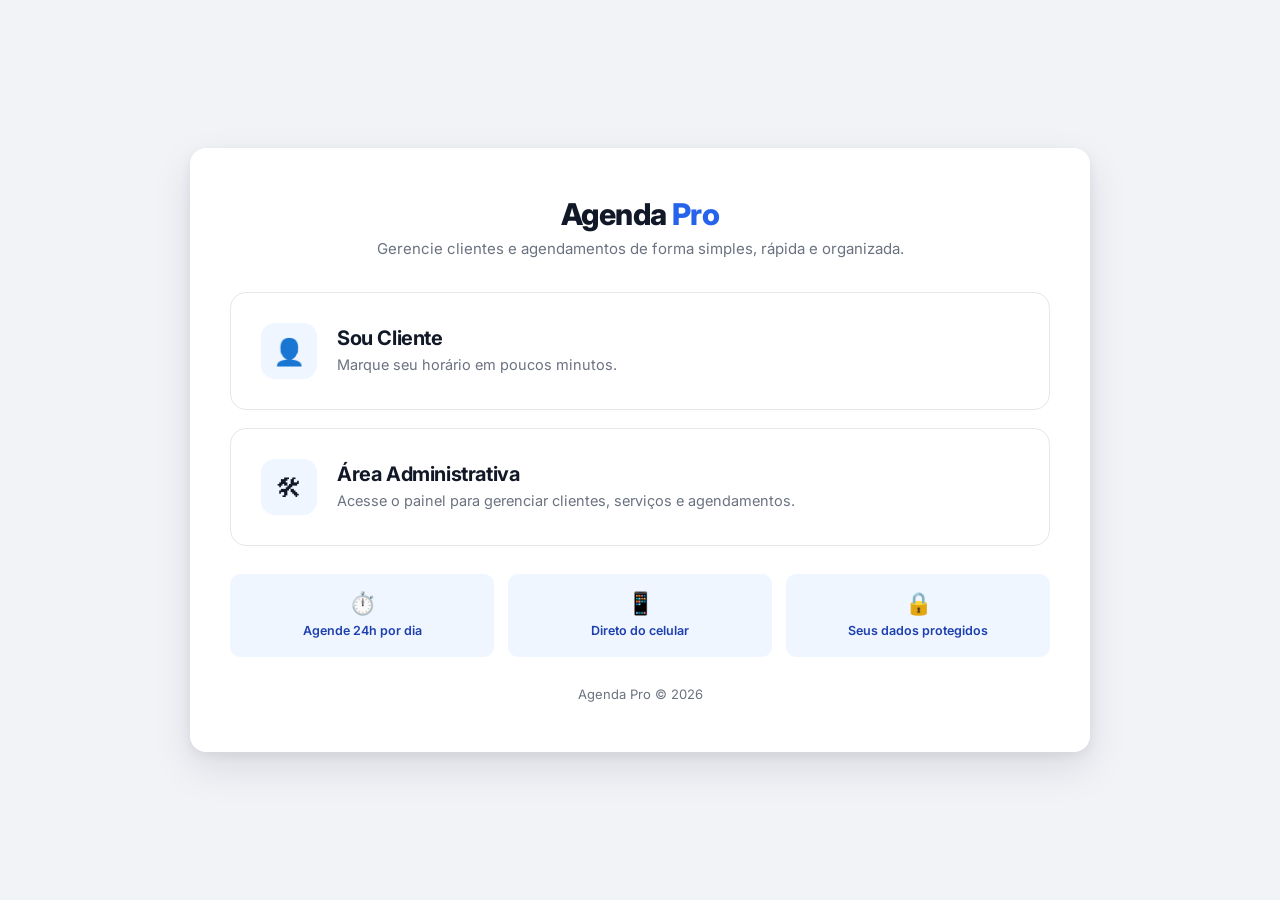
<file: frontend/index.html>
<!DOCTYPE html>
<html lang="pt-BR">
<head>
    <meta charset="UTF-8">
    <meta name="viewport" content="width=device-width, initial-scale=1.0">
    <title>Agenda Pro</title>
    <script src="config.js?v=3"></script>
    <link rel="preconnect" href="https://fonts.googleapis.com">
    <link rel="preconnect" href="https://fonts.gstatic.com" crossorigin>
    <link href="https://fonts.googleapis.com/css2?family=Inter:wght@400;500;600;700;800&display=swap" rel="stylesheet">
    <link rel="stylesheet" href="style.css?v=6">
</head>
<body>
    <div class="home-container">

        <h1 class="logo">Agenda <span>Pro</span></h1>
        <p class="subtitle">Gerencie clientes e agendamentos de forma simples, rápida e organizada.</p>

        <div style="margin-top: 32px;">

            <div class="home-card" onclick="window.location.href='customer.html'">
                <div class="icon-box">👤</div>
                <div>
                    <h2>Sou Cliente</h2>
                    <p>Marque seu horário em poucos minutos.</p>
                </div>
            </div>

            <div class="home-card" onclick="window.location.href='admin.html'">
                <div class="icon-box">🛠</div>
                <div>
                    <h2>Área Administrativa</h2>
                    <p>Acesse o painel para gerenciar clientes, serviços e agendamentos.</p>
                </div>
            </div>

        </div>

        <div class="feature-row">
            <div class="feature-item">
                <div class="feature-icon">⏱️</div>
                <p>Agende 24h por dia</p>
            </div>
            <div class="feature-item">
                <div class="feature-icon">📱</div>
                <p>Direto do celular</p>
            </div>
            <div class="feature-item">
                <div class="feature-icon">🔒</div>
                <p>Seus dados protegidos</p>
            </div>
        </div>

        <p style="margin-top: 28px; font-size: 13px; color: var(--muted);">Agenda Pro © 2026</p>

    </div>
</body>
</html>
</file>
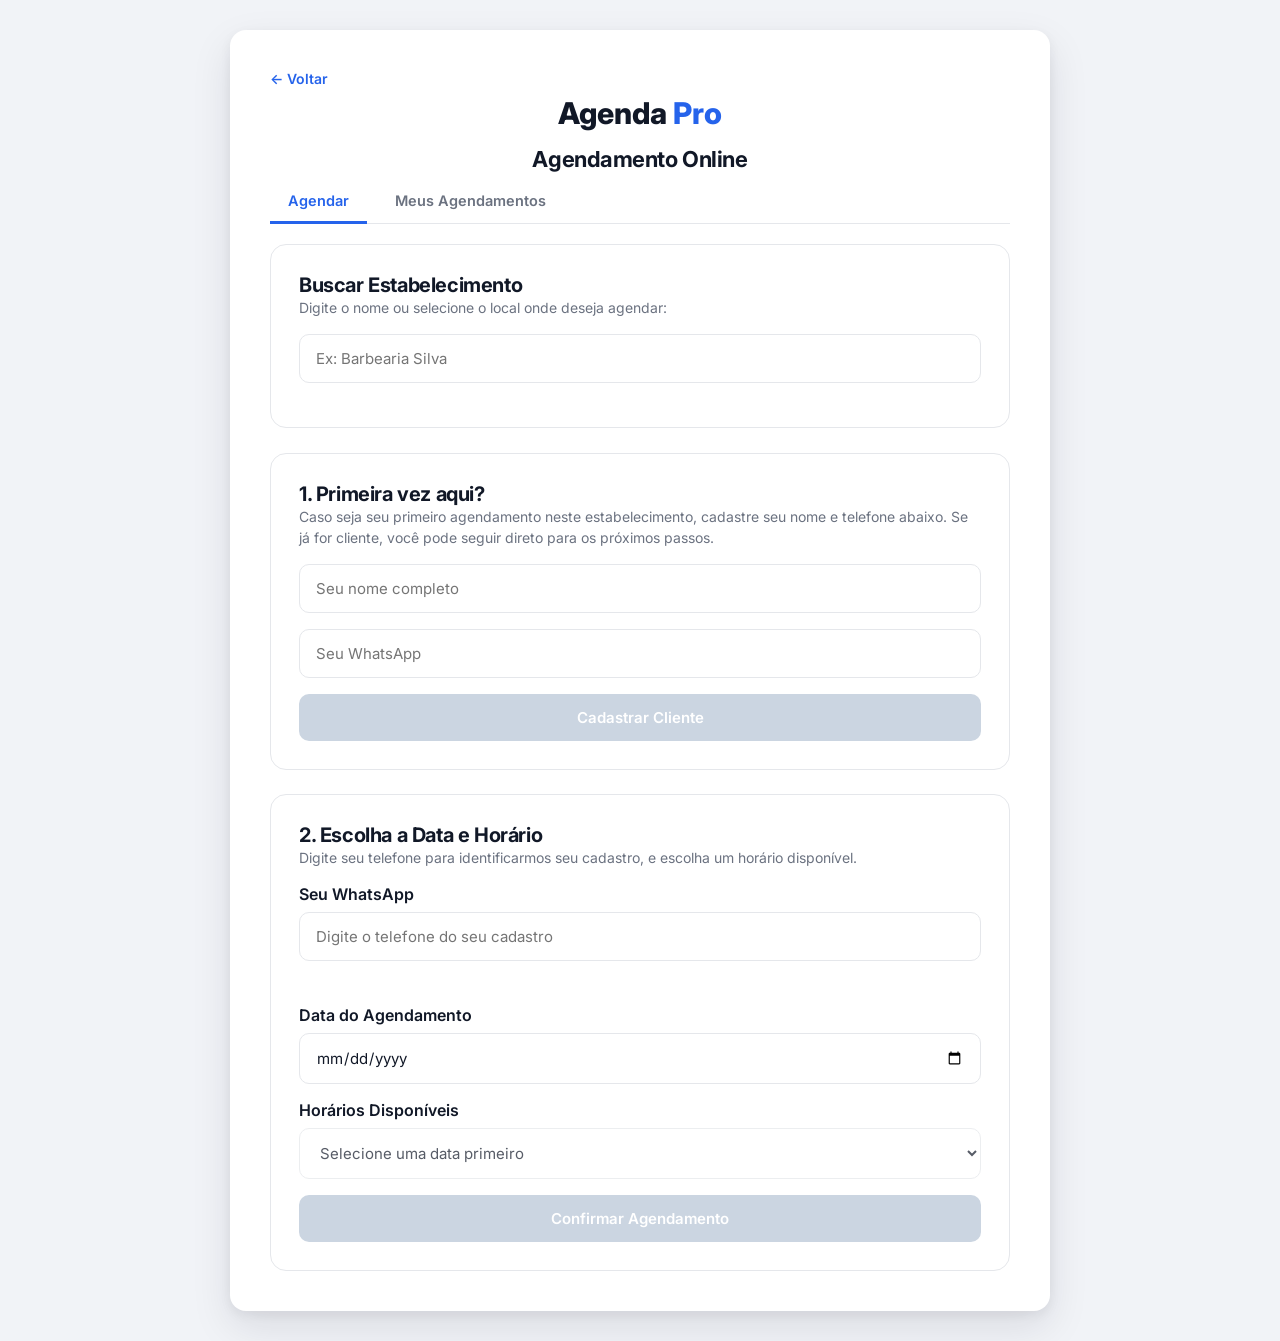
<file: frontend/customer.html>
<!DOCTYPE html>
<html lang="pt-BR">
<head>
    <meta charset="UTF-8">
    <meta name="viewport" content="width=device-width, initial-scale=1.0">
    <title>Agendamento - Agenda Pro</title>
    <script src="config.js?v=3"></script>
    <link rel="preconnect" href="https://fonts.googleapis.com">
    <link rel="preconnect" href="https://fonts.gstatic.com" crossorigin>
    <link href="https://fonts.googleapis.com/css2?family=Inter:wght@400;500;600;700;800&display=swap" rel="stylesheet">
    <link rel="stylesheet" href="style.css?v=6">
</head>
<body>
    <div class="customer-wrapper">
        <header class="customer-header">
            <button class="back-button" onclick="window.location.href='index.html'">← Voltar</button>
            <div class="logo">Agenda <span>Pro</span></div>
            <h1 id="business-display-name" style="margin-top: 15px; font-size: 22px;">Carregando estabelecimento...</h1>
            <button id="switch-business-btn" type="button" style="display:none; background:none; border:none; color:var(--primary); text-decoration:underline; cursor:pointer; font-size:14px; margin-top:6px; font-family:inherit;">Não é esse estabelecimento? Trocar</button>
        </header>

        <div class="tabs-nav" style="display:flex; gap:10px; margin-bottom:20px; border-bottom:1px solid var(--border);">
            <button id="tab-btn-book" class="tab-button active" type="button">Agendar</button>
            <button id="tab-btn-my-appointments" class="tab-button" type="button">Meus Agendamentos</button>
        </div>

        <div id="select-business-section" class="form-card" style="display: none; margin-bottom: 25px;">
            <h2>Buscar Estabelecimento</h2>
            <p class="section-description">Digite o nome ou selecione o local onde deseja agendar:</p>
            <input type="text" id="search-business-input" class="input_field" placeholder="Ex: Barbearia Silva">
            <p id="business-search-status" style="font-size: 14px; color: var(--primary); font-weight: 600;"></p>
        </div>

        <main class="customer-container" id="tab-content-book">
            <section class="form-card">
                <h2>1. Primeira vez aqui?</h2>
                <p class="section-description">Caso seja seu primeiro agendamento neste estabelecimento, cadastre seu nome e telefone abaixo. Se já for cliente, você pode seguir direto para os próximos passos.</p>
                <form id="client-form">
                    <input type="text" id="client-name" class="input_field" placeholder="Seu nome completo" required>
                    <input type="tel" id="client-phone" class="input_field" placeholder="Seu WhatsApp" required>
                    <button type="submit" class="register-button" id="submit-client-btn" disabled>Cadastrar Cliente</button>
                </form>
            </section>

            <section class="form-card" id="services-section" style="display:none;">
                <h2>2. Escolha o Serviço</h2>
                <p class="section-description">Selecione o serviço desejado.</p>
                <div id="services-list"></div>
            </section>

            <section class="form-card">
                <h2 id="datetime-step-title">2. Escolha a Data e Horário</h2>
                <p class="section-description">Digite seu telefone para identificarmos seu cadastro, e escolha um horário disponível.</p>

                <form id="appointment-form">
                    <label style="display:block; margin-bottom: 8px; font-weight: 600;">Seu WhatsApp</label>
                    <input type="tel" id="confirm-phone" class="input_field" placeholder="Digite o telefone do seu cadastro" required>
                    <p id="client-found-msg" class="section-description" style="min-height: 20px; margin-top: -8px;"></p>
                    <div id="existing-appointments-box" style="display:none; background:var(--primary-light); border-radius:10px; padding:14px 16px; margin-bottom:18px; font-size:14px; color:var(--primary-darker);"></div>

                    <label style="display:block; margin-bottom: 8px; font-weight: 600;">Data do Agendamento</label>
                    <input type="date" id="appointment-date" class="input_field" required>

                    <label style="display:block; margin-bottom: 8px; font-weight: 600;">Horários Disponíveis</label>
                    <select id="time-select" class="input_field" required disabled>
                        <option value="">Selecione uma data primeiro</option>
                    </select>

                    <button type="submit" id="submit-appointment-btn" class="register-button" disabled>Confirmar Agendamento</button>
                </form>
            </section>
        </main>

        <section class="form-card" id="tab-content-my-appointments" style="display:none;">
            <h2>Meus Agendamentos</h2>
            <p class="section-description">Digite seu telefone para ver seus agendamentos marcados neste estabelecimento.</p>
            <input type="tel" id="my-appointments-phone" class="input_field" placeholder="Seu WhatsApp">
            <button type="button" id="my-appointments-search-btn" class="register-button">Buscar</button>
            <div id="my-appointments-list" style="margin-top:20px;"></div>
        </section>
    </div>

    <div id="toast"></div>
    <script src="toast.js?v=3"></script>
    <script src="clients.js?v=4"></script>
    <script src="appointments.js?v=7"></script>
</body>
</html>
</file>
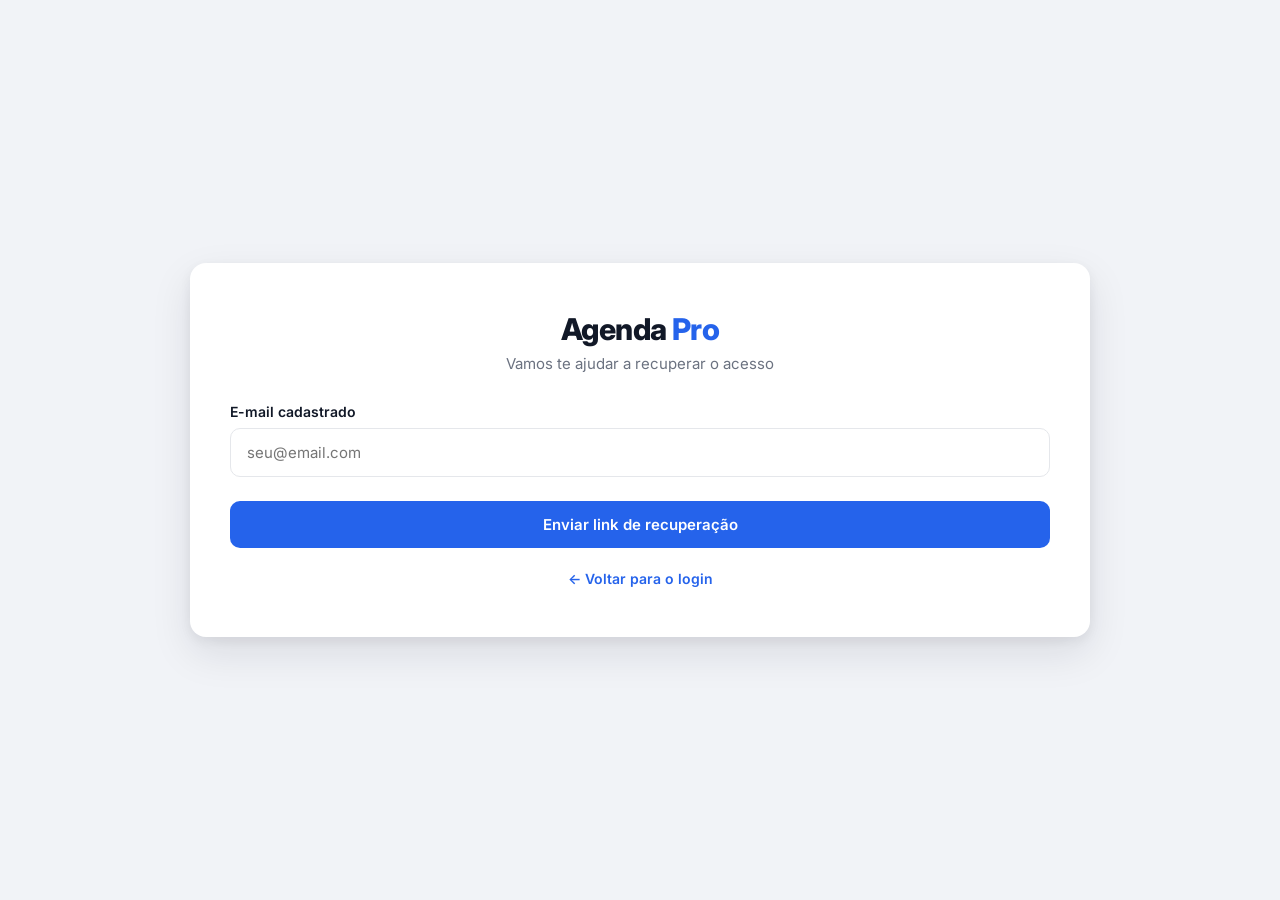
<file: frontend/forgot-password.html>
<!DOCTYPE html>
<html lang="pt-BR">
<head>
    <meta charset="UTF-8">
    <meta name="viewport" content="width=device-width, initial-scale=1.0">
    <title>Recuperar Senha - Agenda Pro</title>
    <script src="config.js?v=3"></script>
    <link rel="preconnect" href="https://fonts.googleapis.com">
    <link rel="preconnect" href="https://fonts.gstatic.com" crossorigin>
    <link href="https://fonts.googleapis.com/css2?family=Inter:wght@400;500;600;700;800&display=swap" rel="stylesheet">
    <link rel="stylesheet" href="style.css?v=6">
</head>
<body>
    <div class="home-container">
        <h1 class="logo">Agenda <span>Pro</span></h1>
        <p class="subtitle">Vamos te ajudar a recuperar o acesso</p>

        <form id="forgot-form" style="margin-top: 28px; text-align: left;">
            <label style="display:block; margin-bottom: 8px; font-weight: 600; font-size: 14px;">E-mail cadastrado</label>
            <input type="email" id="forgot-email" class="input_field" placeholder="seu@email.com" required>
            <button type="submit" class="register-button" style="margin-top: 8px;">Enviar link de recuperação</button>
        </form>

        <p style="margin-top: 20px; font-size: 14px; color: var(--muted);">
            <a href="login.html" style="color: var(--primary); font-weight: 600; text-decoration: none;">← Voltar para o login</a>
        </p>
    </div>

    <div id="toast"></div>
    <script src="toast.js?v=3"></script>
    <script>
        document.getElementById("forgot-form").addEventListener("submit", function(event) {
            event.preventDefault()
            const email = document.getElementById("forgot-email").value.trim()

            fetch(`${API_URL}/forgot-password`, {
                method: "POST",
                headers: { "Content-Type": "application/json" },
                body: JSON.stringify({ email })
            })
            .then(async response => {
                const data = await response.json()
                if (!response.ok) throw new Error(data.detail || "Erro ao processar pedido")
                return data
            })
            .then(data => {
                showToast(data.message)
                document.getElementById("forgot-email").value = ""
            })
            .catch(error => showToast(error.message, true))
        })
    </script>
</body>
</html>
</file>
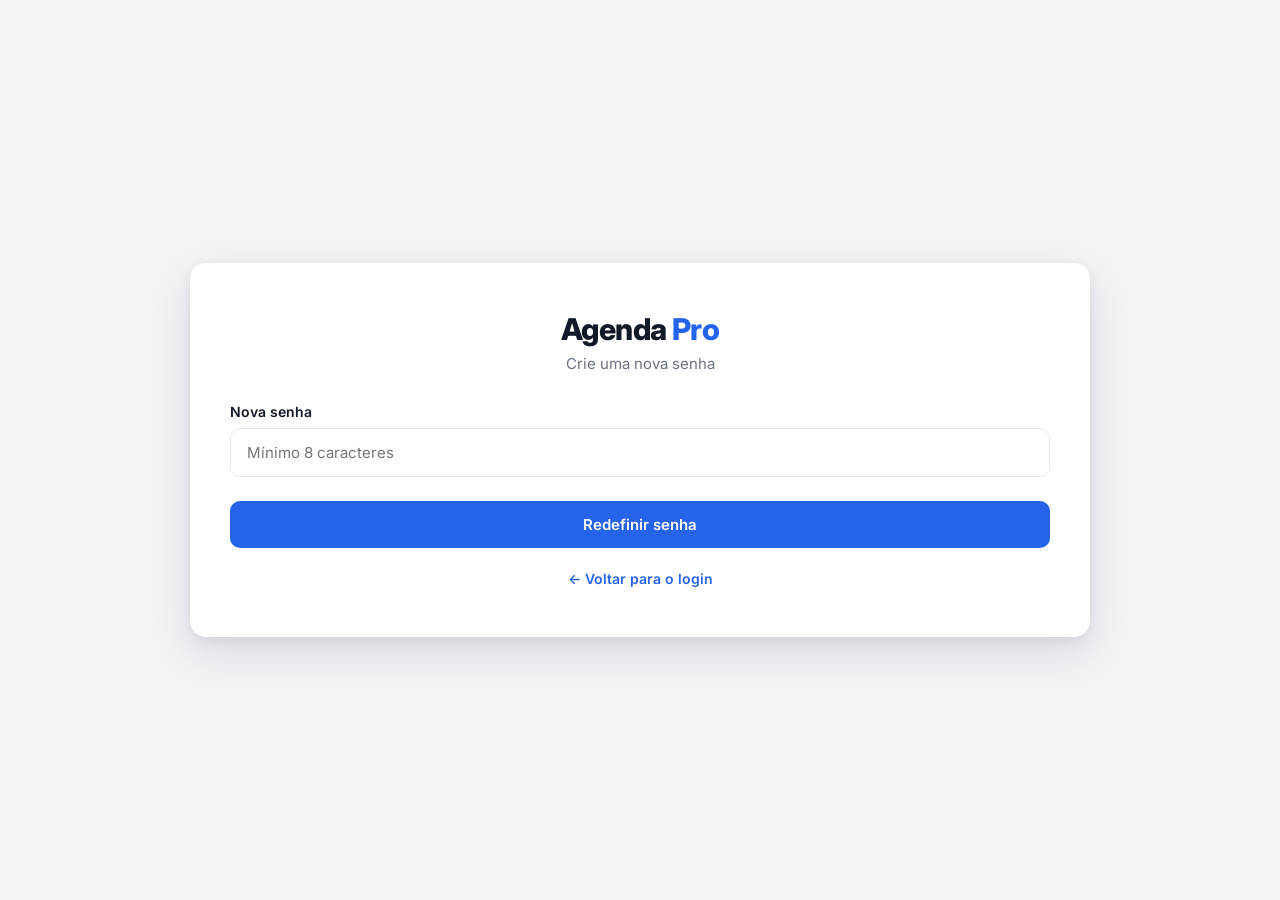
<file: frontend/reset-password.html>
<!DOCTYPE html>
<html lang="pt-BR">
<head>
    <meta charset="UTF-8">
    <meta name="viewport" content="width=device-width, initial-scale=1.0">
    <title>Nova Senha - Agenda Pro</title>
    <script src="config.js?v=3"></script>
    <link rel="preconnect" href="https://fonts.googleapis.com">
    <link rel="preconnect" href="https://fonts.gstatic.com" crossorigin>
    <link href="https://fonts.googleapis.com/css2?family=Inter:wght@400;500;600;700;800&display=swap" rel="stylesheet">
    <link rel="stylesheet" href="style.css?v=6">
</head>
<body>
    <div class="home-container">
        <h1 class="logo">Agenda <span>Pro</span></h1>
        <p class="subtitle">Crie uma nova senha</p>

        <form id="reset-form" style="margin-top: 28px; text-align: left;">
            <label style="display:block; margin-bottom: 8px; font-weight: 600; font-size: 14px;">Nova senha</label>
            <input type="password" id="new-password" class="input_field" placeholder="Mínimo 8 caracteres" required>
            <button type="submit" class="register-button" style="margin-top: 8px;">Redefinir senha</button>
        </form>

        <p style="margin-top: 20px; font-size: 14px; color: var(--muted);">
            <a href="login.html" style="color: var(--primary); font-weight: 600; text-decoration: none;">← Voltar para o login</a>
        </p>
    </div>

    <div id="toast"></div>
    <script src="toast.js?v=3"></script>
    <script>
        const params = new URLSearchParams(window.location.search)
        const token = params.get("token")

        document.getElementById("reset-form").addEventListener("submit", function(event) {
            event.preventDefault()

            if (!token) {
                showToast("Link inválido. Peça um novo link de recuperação.", true)
                return
            }

            const newPassword = document.getElementById("new-password").value

            fetch(`${API_URL}/reset-password`, {
                method: "POST",
                headers: { "Content-Type": "application/json" },
                body: JSON.stringify({ token, new_password: newPassword })
            })
            .then(async response => {
                const data = await response.json()
                if (!response.ok) throw new Error(data.detail || "Erro ao redefinir senha")
                return data
            })
            .then(data => {
                showToast(data.message)
                setTimeout(() => window.location.href = "login.html", 1500)
            })
            .catch(error => showToast(error.message, true))
        })
    </script>
</body>
</html>
</file>
<file: frontend/style.css>
/* =======================================================
   RESET & TOKENS
======================================================= */

* {
    box-sizing: border-box;
}

:root {
    --primary: #2563EB;
    --primary-dark: #1D4ED8;
    --primary-darker: #1E40AF;
    --primary-light: #EFF6FF;
    --ink: #111827;
    --ink-soft: #4B5563;
    --muted: #6B7280;
    --border: #E5E7EB;
    --bg: #F1F3F7;
    --surface: #FFFFFF;
    --success: #16A34A;
    --danger: #DC2626;
    --radius: 16px;
    --radius-sm: 10px;
    --shadow: 0 1px 2px rgba(16,24,40,.04), 0 8px 24px rgba(16,24,40,.06);
    --shadow-lg: 0 4px 12px rgba(16,24,40,.06), 0 16px 40px rgba(16,24,40,.10);
}

body {

    margin: 0;

    min-height: 100vh;

    display: flex;

    align-items: center;

    justify-content: center;

    background: var(--bg);

    font-family: "Inter", -apple-system, BlinkMacSystemFont, sans-serif;

    color: var(--ink);

    -webkit-font-smoothing: antialiased;

}

h1, h2, h3 {
    margin: 0;
    letter-spacing: -0.02em;
}

h1 {
    font-size: 28px;
    font-weight: 700;
}

h2 {
    font-size: 20px;
    font-weight: 700;
}

h3 {
    font-size: 16px;
    font-weight: 600;
}

p {
    margin: 0;
    line-height: 1.5;
}

/* =======================================================
   LAYOUT
======================================================= */

.home-container {

    width: 90%;

    max-width: 900px;

    margin: 30px auto;

    padding: 48px 40px;

    background: var(--surface);

    border-radius: var(--radius);

    box-shadow: var(--shadow-lg);

    text-align: center;

}

.customer-container{

    display:flex;

    flex-direction:column;

    gap:24px;

}

.admin-container {

    width: 90%;

    max-width: 960px;

    margin: 30px auto;

    padding: 44px 40px;

    background: var(--surface);

    border-radius: var(--radius);

    box-shadow: var(--shadow-lg);

}

/* =======================================================
   TOPO / MARCA
======================================================= */

.logo{

    font-size: 30px;

    font-weight: 800;

    color: var(--ink);

}

.logo span{

    color: var(--primary);

}

.subtitle{

    color: var(--muted);

    margin-top: 6px;

    font-size: 15px;

}

.dashboard-description{

    margin-top: 8px;

    color: var(--muted);

    font-size: 14.5px;

}

/* =======================================================
   PÁGINA INICIAL
======================================================= */

.home-card{

    background: var(--surface);

    border: 1px solid var(--border);

    border-radius: var(--radius);

    padding: 30px;

    margin-bottom: 18px;

    cursor: pointer;

    transition: 0.2s ease;

    text-align: left;

    display: flex;

    align-items: center;

    gap: 20px;

}

.home-card:hover{

    transform: translateY(-3px);

    box-shadow: var(--shadow);

    border-color: var(--primary);

}

.home-card h2{

    margin-bottom: 4px;

}

.home-card p{

    color: var(--muted);

    font-size: 14.5px;

}

.icon-box {

    width: 56px;

    height: 56px;

    flex-shrink: 0;

    display: flex;

    align-items: center;

    justify-content: center;

    border-radius: 14px;

    background: var(--primary-light);

    font-size: 26px;

}

.feature-row {

    display: flex;

    gap: 14px;

    flex-wrap: wrap;

    justify-content: center;

    margin-top: 28px;

}

.feature-item {

    flex: 1;

    min-width: 130px;

    background: var(--primary-light);

    border-radius: var(--radius-sm);

    padding: 16px 14px;

    text-align: center;

}

.feature-item .feature-icon {

    font-size: 22px;

    margin-bottom: 6px;

}

.feature-item p {

    font-size: 12.5px;

    color: var(--primary-darker);

    font-weight: 600;

}

/* =======================================================
   COMPONENTES
======================================================= */

.input_field{

    width:100%;

    padding:14px 16px;

    margin-bottom:16px;

    border: 1.5px solid var(--border);

    border-radius: var(--radius-sm);

    font-size: 15px;

    font-family: inherit;

    color: var(--ink);

    background: var(--surface);

    transition: border-color .15s ease, box-shadow .15s ease;

}

.input_field:focus{

    outline: none;

    border-color: var(--primary);

    box-shadow: 0 0 0 3px var(--primary-light);

}

.register-button, .action-button {

    width: 100%;

    padding: 14px 20px;

    background: var(--primary);

    color: white;

    border: none;

    border-radius: var(--radius-sm);

    font-size: 15px;

    font-weight: 600;

    font-family: inherit;

    cursor: pointer;

    transition: background .15s ease, transform .1s ease;

}

.register-button:hover, .action-button:hover {

    background: var(--primary-dark);

}

.register-button:active, .action-button:active {

    transform: scale(0.99);

}

.register-button:disabled, .action-button:disabled {

    background: #CBD5E1;

    cursor: not-allowed;

}

.action-button {
    width: auto;
    padding: 10px 20px;
}

.btn-secondary {
    background: transparent;
    border: 1.5px solid var(--border);
    color: var(--ink-soft);
    padding: 8px 18px;
    border-radius: var(--radius-sm);
    cursor: pointer;
    font-size: 14px;
    font-family: inherit;
    font-weight: 600;
    white-space: nowrap;
    transition: .15s ease;
}

.btn-secondary:hover {
    background: var(--bg);
    border-color: #C7CCD4;
}

.section-divider {
    border: none;
    border-top: 1px solid var(--border);
    margin: 28px 0;
}

.section-description {
    color: var(--muted);
    font-size: 14px;
    margin-bottom: 16px;
}

.form-card {
    background: var(--surface);
    border: 1px solid var(--border);
    border-radius: var(--radius);
    padding: 28px;
}

/* =======================================================
   DASHBOARD ADMIN
======================================================= */

.dashboard-header{

    text-align:left;

    margin-bottom:32px;

    display: flex;
    justify-content: space-between;
    align-items: flex-start;
    gap: 20px;
    flex-wrap: wrap;

}

.dashboard {

    display: flex;

    gap: 16px;

    margin-bottom: 8px;

    flex-wrap: wrap;

}

.summary-card{

    flex: 1;

    min-width: 160px;

    background: var(--primary-light);

    border-radius: var(--radius-sm);

    padding: 20px;

    text-align: center;

}

.summary-icon {
    font-size: 26px;
    margin-bottom: 6px;
}

.summary-card h3 {
    color: var(--primary-darker);
    font-size: 13px;
    font-weight: 600;
    text-transform: uppercase;
    letter-spacing: .03em;
}

.summary-card strong {
    display: block;
    font-size: 32px;
    color: var(--ink);
    margin: 4px 0 2px;
}

.summary-card span {
    font-size: 13px;
    color: var(--muted);
}

.section-header {
    display: flex;
    justify-content: space-between;
    align-items: center;
    margin: 28px 0 14px;
    gap: 12px;
    flex-wrap: wrap;
}

.search-box {
    margin-bottom: 16px;
}

.search-box input {
    width: 100%;
    padding: 12px 16px;
    border: 1.5px solid var(--border);
    border-radius: var(--radius-sm);
    font-size: 14px;
    font-family: inherit;
}

.client-card {
    display: flex;
    justify-content: space-between;
    align-items: center;
    background: var(--surface);
    border: 1px solid var(--border);
    border-radius: var(--radius-sm);
    padding: 14px 18px;
    margin-bottom: 10px;
}

.client-card button {
    background: none;
    border: none;
    font-size: 17px;
    cursor: pointer;
    padding: 6px 10px;
    border-radius: 8px;
    transition: background .15s;
}

.client-card button:hover {
    background: #FEE2E2;
}

.card-info h3 {
    font-size: 15px;
}

.card-info p {
    font-size: 13.5px;
    color: var(--muted);
    margin-top: 2px;
}

/* Abas */

.tab-button {
    background: none;
    border: none;
    padding: 12px 18px;
    font-size: 14.5px;
    font-weight: 600;
    color: var(--muted);
    cursor: pointer;
    border-bottom: 3px solid transparent;
    margin-bottom: -1px;
    font-family: inherit;
}

.tab-button.active {
    color: var(--primary);
    border-bottom-color: var(--primary);
}

.day-checkbox {
    display: flex;
    align-items: center;
    gap: 6px;
    background: var(--bg);
    padding: 8px 14px;
    border-radius: var(--radius-sm);
    cursor: pointer;
    font-size: 14px;
    user-select: none;
    border: 1.5px solid transparent;
}

.blocked-slot-item {
    display: flex;
    justify-content: space-between;
    align-items: center;
    background: var(--bg);
    padding: 12px 16px;
    border-radius: var(--radius-sm);
    margin-bottom: 10px;
}

/* Serviços */

.service-card {
    display: flex;
    justify-content: space-between;
    align-items: center;
    background: var(--surface);
    border: 1px solid var(--border);
    border-radius: var(--radius-sm);
    padding: 16px 18px;
    margin-bottom: 10px;
    gap: 12px;
}

.service-card h3 {
    font-size: 15px;
}

.service-card .service-meta {
    font-size: 13px;
    color: var(--muted);
    margin-top: 3px;
}

.service-card .service-actions {
    display: flex;
    gap: 8px;
    align-items: center;
    flex-shrink: 0;
}

.price-tag {
    font-weight: 700;
    color: var(--primary-darker);
    font-size: 15px;
    white-space: nowrap;
}

.service-option {
    display: flex;
    justify-content: space-between;
    align-items: center;
    background: var(--surface);
    border: 1.5px solid var(--border);
    border-radius: var(--radius-sm);
    padding: 14px 16px;
    margin-bottom: 10px;
    cursor: pointer;
    transition: .15s ease;
}

.service-option:hover {
    border-color: var(--primary);
}

.service-option.selected {
    border-color: var(--primary);
    background: var(--primary-light);
}

.service-option .service-name {
    font-weight: 600;
    font-size: 14.5px;
}

.service-option .service-duration {
    font-size: 12.5px;
    color: var(--muted);
}

/* =======================================================
   PÁGINA DO CLIENTE
======================================================= */

.customer-wrapper{

    width:90%;

    max-width:820px;

    margin:30px auto;

    background: var(--surface);

    border-radius: var(--radius);

    padding: 40px;

    box-shadow: var(--shadow-lg);

}

.customer-header {
    text-align: center;
    margin-bottom: 8px;
}

.back-button {
    background: none;
    border: none;
    color: var(--primary);
    font-size: 14px;
    font-weight: 600;
    cursor: pointer;
    font-family: inherit;
    display: block;
    text-align: left;
    margin-bottom: 8px;
    padding: 0;
}

.back-button:hover{

    color: var(--primary-dark);

}

/* =======================================================
   TOAST
======================================================= */

#toast{

    position:fixed;

    top:25px;

    right:25px;

    background: var(--success);

    color:white;

    padding:16px 22px;

    border-radius: var(--radius-sm);

    font-weight:600;

    box-shadow: var(--shadow-lg);

    opacity:0;

    transform:translateY(-20px);

    transition:.3s;

    z-index:1000;

    max-width: 90vw;

}

#toast.show{

    opacity:1;

    transform:translateY(0);

}

#toast.error{

    background: var(--danger);

}

/* =======================================================
   RESPONSIVO
======================================================= */

@media (max-width:768px){

    .section-header{

        flex-direction:column;

        align-items:flex-start;

        gap:15px;

    }

    .action-button{

        width:100%;

    }

    body {

        align-items: flex-start;

        padding: 0;

        margin: 0;

    }

    .home-container,
    .admin-container,
    .customer-wrapper {

        width: 100%;

        max-width: 100%;

        min-height: 100vh;

        min-height: 100dvh;

        margin: 0;

        padding: 24px 18px 40px;

        border-radius: 0;

        box-shadow: none;

    }

    .dashboard-header {

        flex-direction: column;

        align-items: flex-start;

    }

    .home-card {

        flex-direction: column;

        text-align: center;

    }

    .feature-row {

        gap: 10px;

    }

    .service-card {

        flex-direction: column;

        align-items: flex-start;

    }

    .service-card .service-actions {

        width: 100%;

        justify-content: flex-end;

    }

}
</file>
